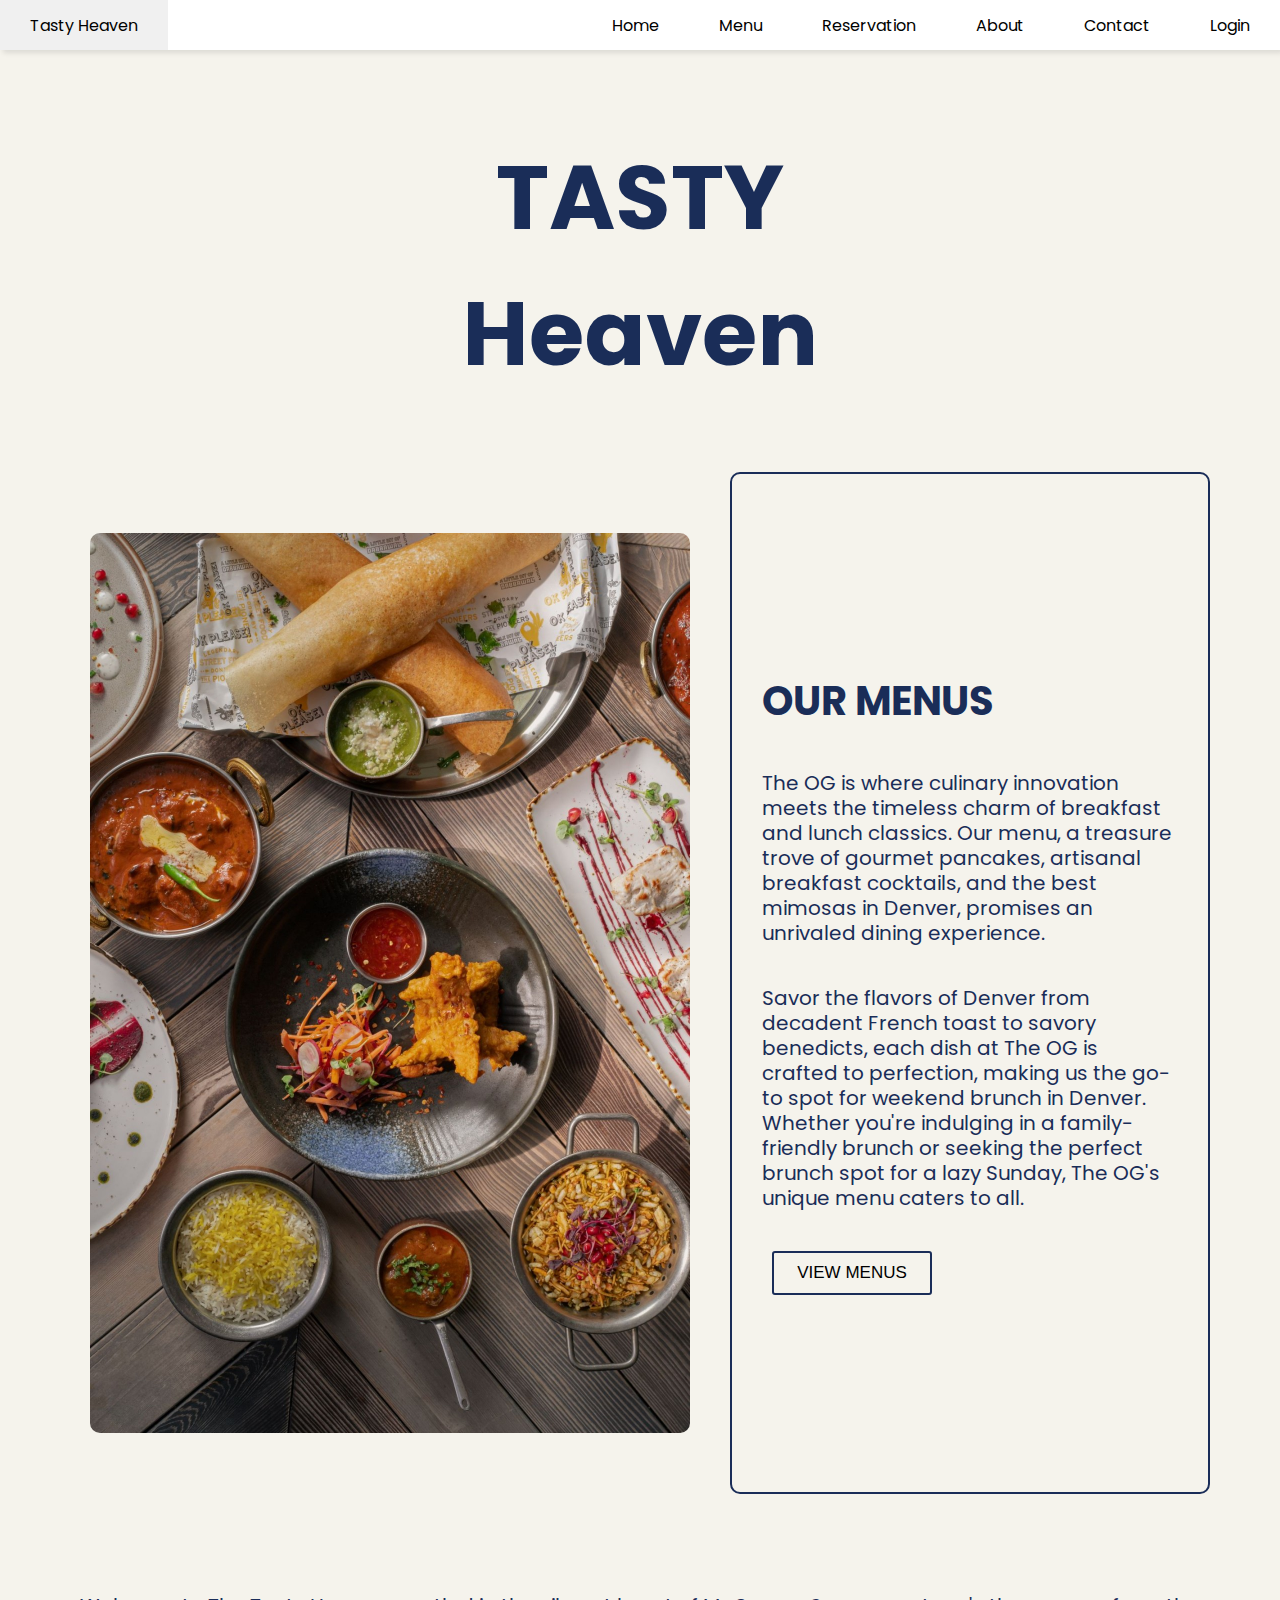
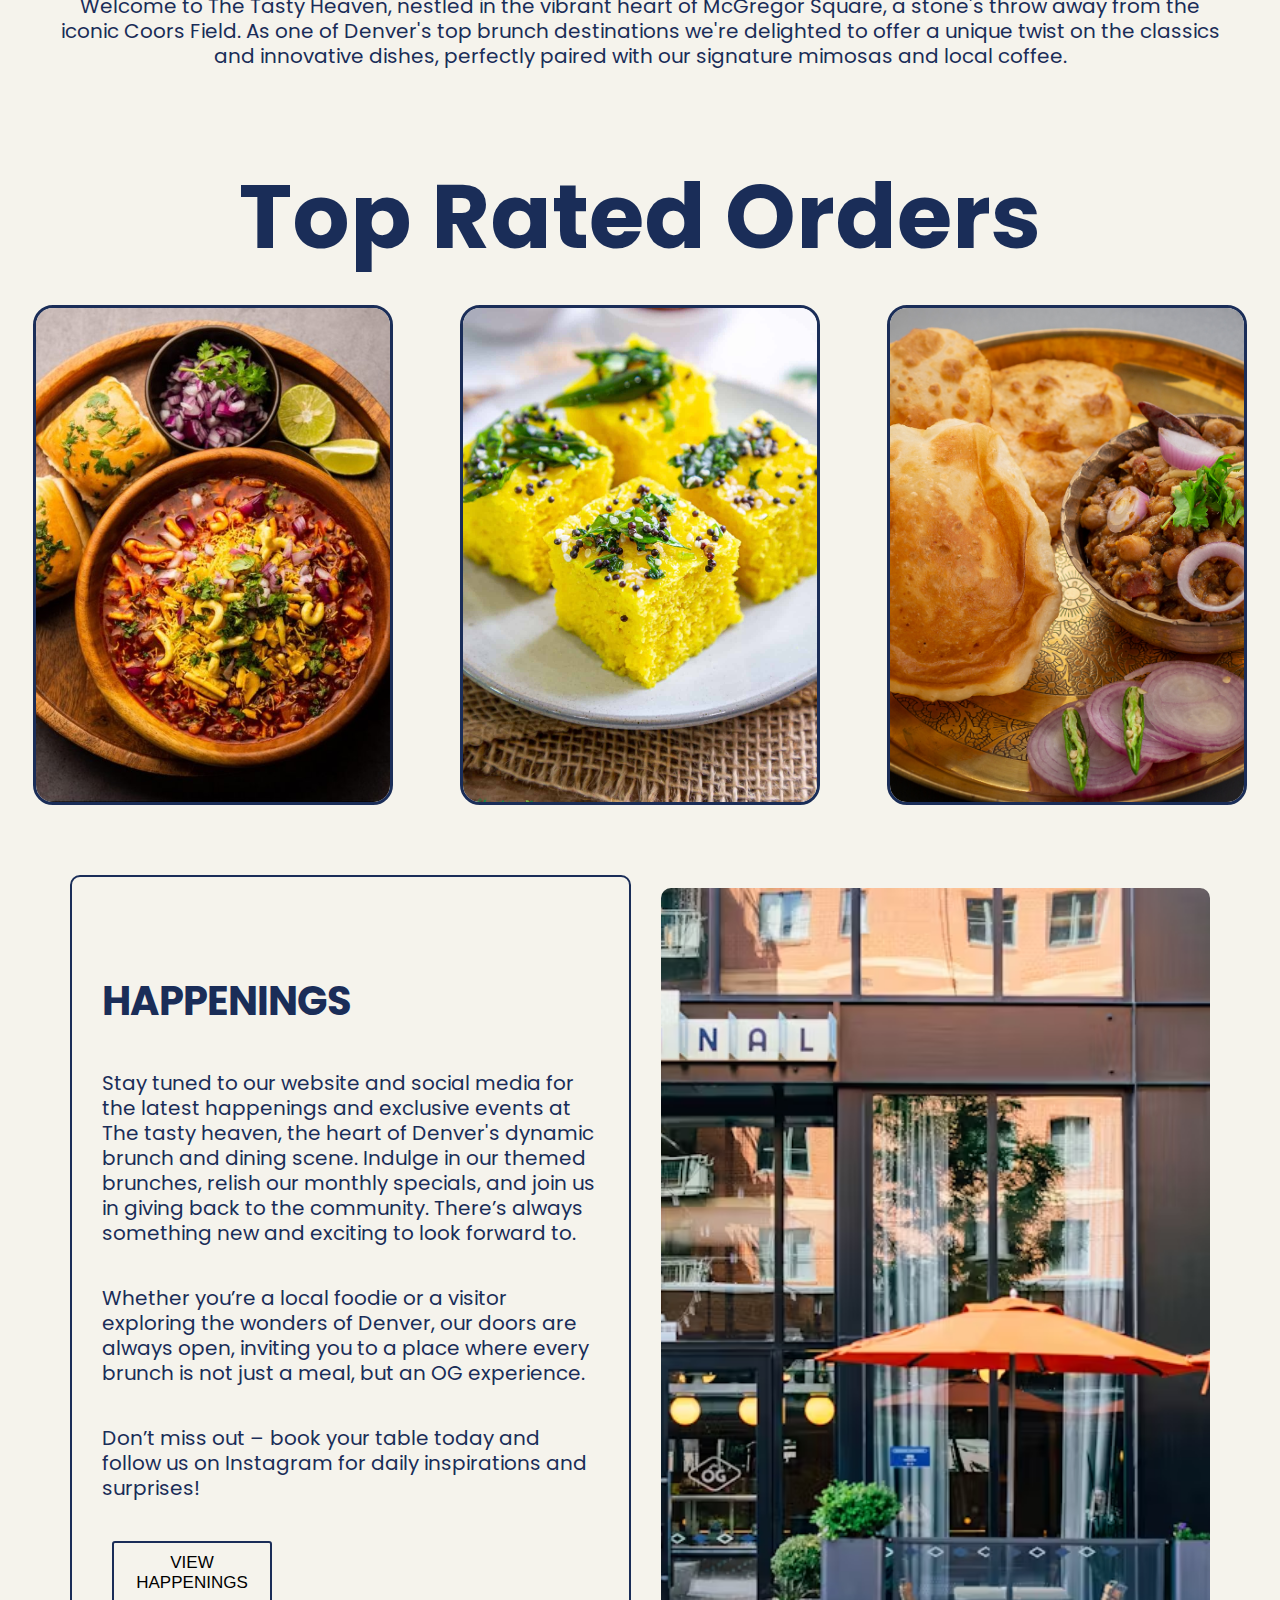
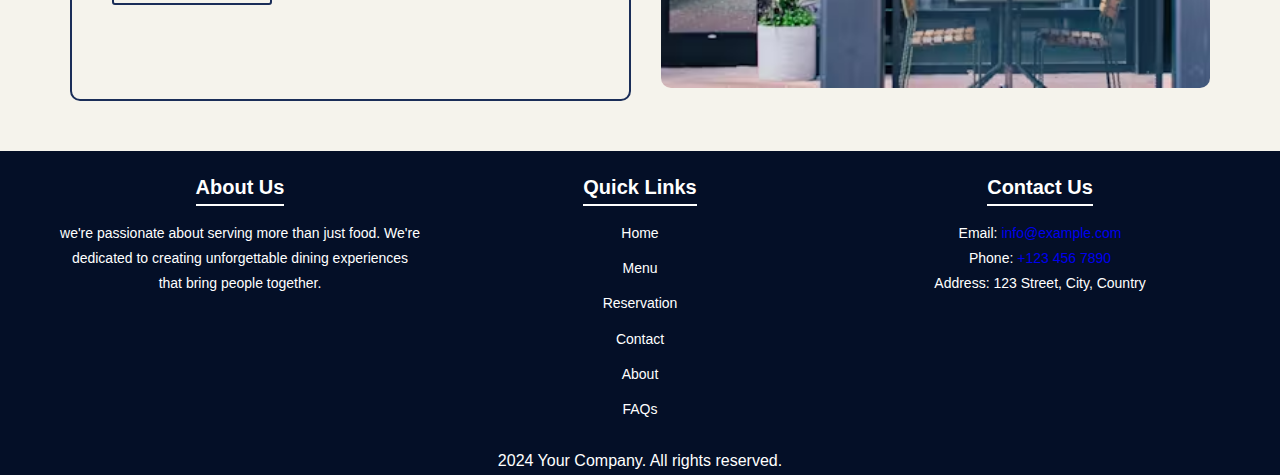
<file: index.html>
<!DOCTYPE html>
<html lang="en">
<head>
    <meta charset="UTF-8">
    <meta name="viewport" content="width=device-width, initial-scale=1.0">
    <title>Tasty Heaven</title>
    <link rel="stylesheet" href="./css/home.css">
</head>
<body>
    <nav>
        <ul class="sidebar">
          <li onclick=hideSidebar()><a href="#"><svg xmlns="http://www.w3.org/2000/svg" height="26" viewBox="0 96 960 960" width="26"><path d="m249 849-42-42 231-231-231-231 42-42 231 231 231-231 42 42-231 231 231 231-42 42-231-231-231 231Z"/></svg></a></li>
          <li><a href="./index.html">Home</a></li>
          <li><a href="./pages/menu.html">Menu</a></li>
          <li><a href="./pages/reservation.html">Reservation</a></li>
          <li><a href="./pages/about_us.html">About</a></li>
          <li><a href="./pages/contact_us.html">Contact</a></li>
          <li><a href="./pages/login.html">Login</a></li>
        </ul>
        <ul>
          <li ><a href="./index.html">Tasty Heaven</a></li>
          <li class="hideOnMobile"><a href="./index.html">Home</a></li>
          <li class="hideOnMobile"><a href="./pages/menu.html">Menu</a></li>
          <li class="hideOnMobile"><a href="./pages/reservation.html">Reservation</a></li>
          <li class="hideOnMobile"><a href="./pages/about_us.html">About</a></li>
          <li class="hideOnMobile"><a href="./pages/contact_us.html">Contact</a></li>
          <li class="hideOnMobile"><a href="./pages/login.html">Login</a></li>
          <li class="menu-button" onclick=showSidebar()><a href="#"><svg xmlns="http://www.w3.org/2000/svg" height="26" viewBox="0 96 960 960" width="26"><path d="M120 816v-60h720v60H120Zm0-210v-60h720v60H120Zm0-210v-60h720v60H120Z"/></svg></a></li>
        </ul>
      </nav>
    
    <div class="heading">
        <div>TASTY</div>
        <div>Heaven</div>
    </div>

    <div class="menu-container">
        <img src="./images/home-page/indian food.jpg" alt="indian food" class="indian-food">
        <div class="paragraph">
            <h1 class="card-title">Our menus</h1>
            <p class="card-info">The OG is where culinary innovation meets the timeless charm of breakfast and lunch classics. Our menu, a treasure trove of gourmet pancakes, artisanal breakfast cocktails, and the best mimosas in Denver, promises an unrivaled dining experience.</p>
            
            <p class="card-info">Savor the flavors of Denver from decadent French toast to savory benedicts, each dish at The OG is crafted to perfection, making us the go-to spot for weekend brunch in Denver. Whether you're indulging in a family-friendly brunch or seeking the perfect brunch spot for a lazy Sunday, The OG's unique menu caters to all.</p>
            <button class="menu-btn">view menus</button>
        </div>
    </div>

    <p class="card-info " id="para">Welcome to The Tasty Heaven, nestled in the vibrant heart of McGregor Square, a stone's throw away from the iconic Coors Field. As one of Denver's top brunch destinations we're delighted to offer a unique twist on the classics and innovative dishes, perfectly paired with our signature mimosas and local coffee.</p>
    
    <h3 class="heading">Top Rated Orders</h3>

    <div class="card-box">
        <div class="card">
            <img src="./images/home-page/misal-pav.jpg" alt="misla pav" class="card-img">
            <div class="card-body">
                <h1 class="card-title"> Misal Pav</h1>
                <p class="card-info">Lorem ipsum dolor sit amet consectetur adipisicing elit. Tempore ad laborum molestias cum officiis commodi quisquam, repudiandae a quod error minus sapiente ducimus itaque explicabo nisi at deserunt expedita iure.</p>
                <button class="card-btn">See More</button>
            </div>
        </div>
        <div class="card">
            <img src="./images/home-page/khaman-dhokla.jpg" alt="misla pav" class="card-img">
            <div class="card-body">
                <h1 class="card-title"> Misal Pav</h1>
                <p class="card-info">Lorem ipsum dolor sit amet consectetur adipisicing elit. Tempore ad laborum molestias cum officiis commodi quisquam, repudiandae a quod error minus sapiente ducimus itaque explicabo nisi at deserunt expedita iure.</p>
                <button class="card-btn">See More</button>
            </div>
        </div>
        <div class="card">
            <img src="./images/home-page/cholle-bhature2.jpeg" alt="misla pav" class="card-img">
            <div class="card-body">
                <h1 class="card-title"> Misal Pav</h1>
                <p class="card-info">Lorem ipsum dolor sit amet consectetur adipisicing elit. Tempore ad laborum molestias cum officiis commodi quisquam, repudiandae a quod error minus sapiente ducimus itaque explicabo nisi at deserunt expedita iure.</p>
                <button class="card-btn">See More</button>
            </div>
        </div>
    </div>

    <div class="menu-container">
        <div class="paragraph2">
            <h1 class="card-title">Happenings</h1>
            <p class="card-info">Stay tuned to our website and social media for the latest happenings and exclusive events at The tasty heaven, the heart of Denver's dynamic brunch and dining scene. Indulge in our themed brunches, relish our monthly specials, and join us in giving back to the community. There’s always something new and exciting to look forward to.</p>
            
            <p class="card-info">Whether you’re a local foodie or a visitor exploring the wonders of Denver, our doors are always open, inviting you to a place where every brunch is not just a meal, but an OG experience. </p>

            <p class="card-info">Don’t miss out – book your table today and follow us on Instagram for daily inspirations and surprises!</p>
            <button class="menu-btn">view happenings</button>
        </div>
        <img src="./images/home-page/598610149-From-the-Hip-Photo.avif" alt="img" class="happenings-img">
    </div>


    <footer>
        <div class="footer-container-1">
          <div class="footer-section about">
            <h2>About Us</h2>
            <p>we're passionate about serving more than just food. We're dedicated to creating unforgettable dining experiences that bring people together.</p>
            <div class="social-icons">
              <a href="#"><i class="fab fa-facebook-f"></i></a>
              <a href="#"><i class="fab fa-twitter"></i></a>
              <a href="#"><i class="fab fa-linkedin-in"></i></a>
              <a href="#"><i class="fab fa-instagram"></i></a>
            </div>
          </div>
          <div class="footer-section links">
            <h2>Quick Links</h2>
            <ul id="quick-links">
              <li><a href="./index.html">Home</a></li>
              <li><a href="./pages/menu.html">Menu</a></li>
              <li><a href="./pages/reservation.html">Reservation</a></li>
              <li><a href="./pages/contact_us.html">Contact</a></li>
              <li><a href="./pages/about_us.html">About </a></li>
              <li><a href="./pages/faqs.html">FAQs </a></li>
            </ul>
          </div>
          <div class="footer-section contact">
            <h2>Contact Us</h2>
            <p>Email: <a href="mailto:info@example.com">info@example.com</a></p>
            <p>Phone: <a href="tel:+1234567890">+123 456 7890</a></p>
            <p>Address: 123 Street, City, Country</p>                
          </div>
        </div>
        <div class="footer-bottom">
          <p>2024 Your Company. All rights reserved.</p>
        </div>
      </footer>



    <script src="./javascript/home.js"></script>
</body>
</html>
</file>
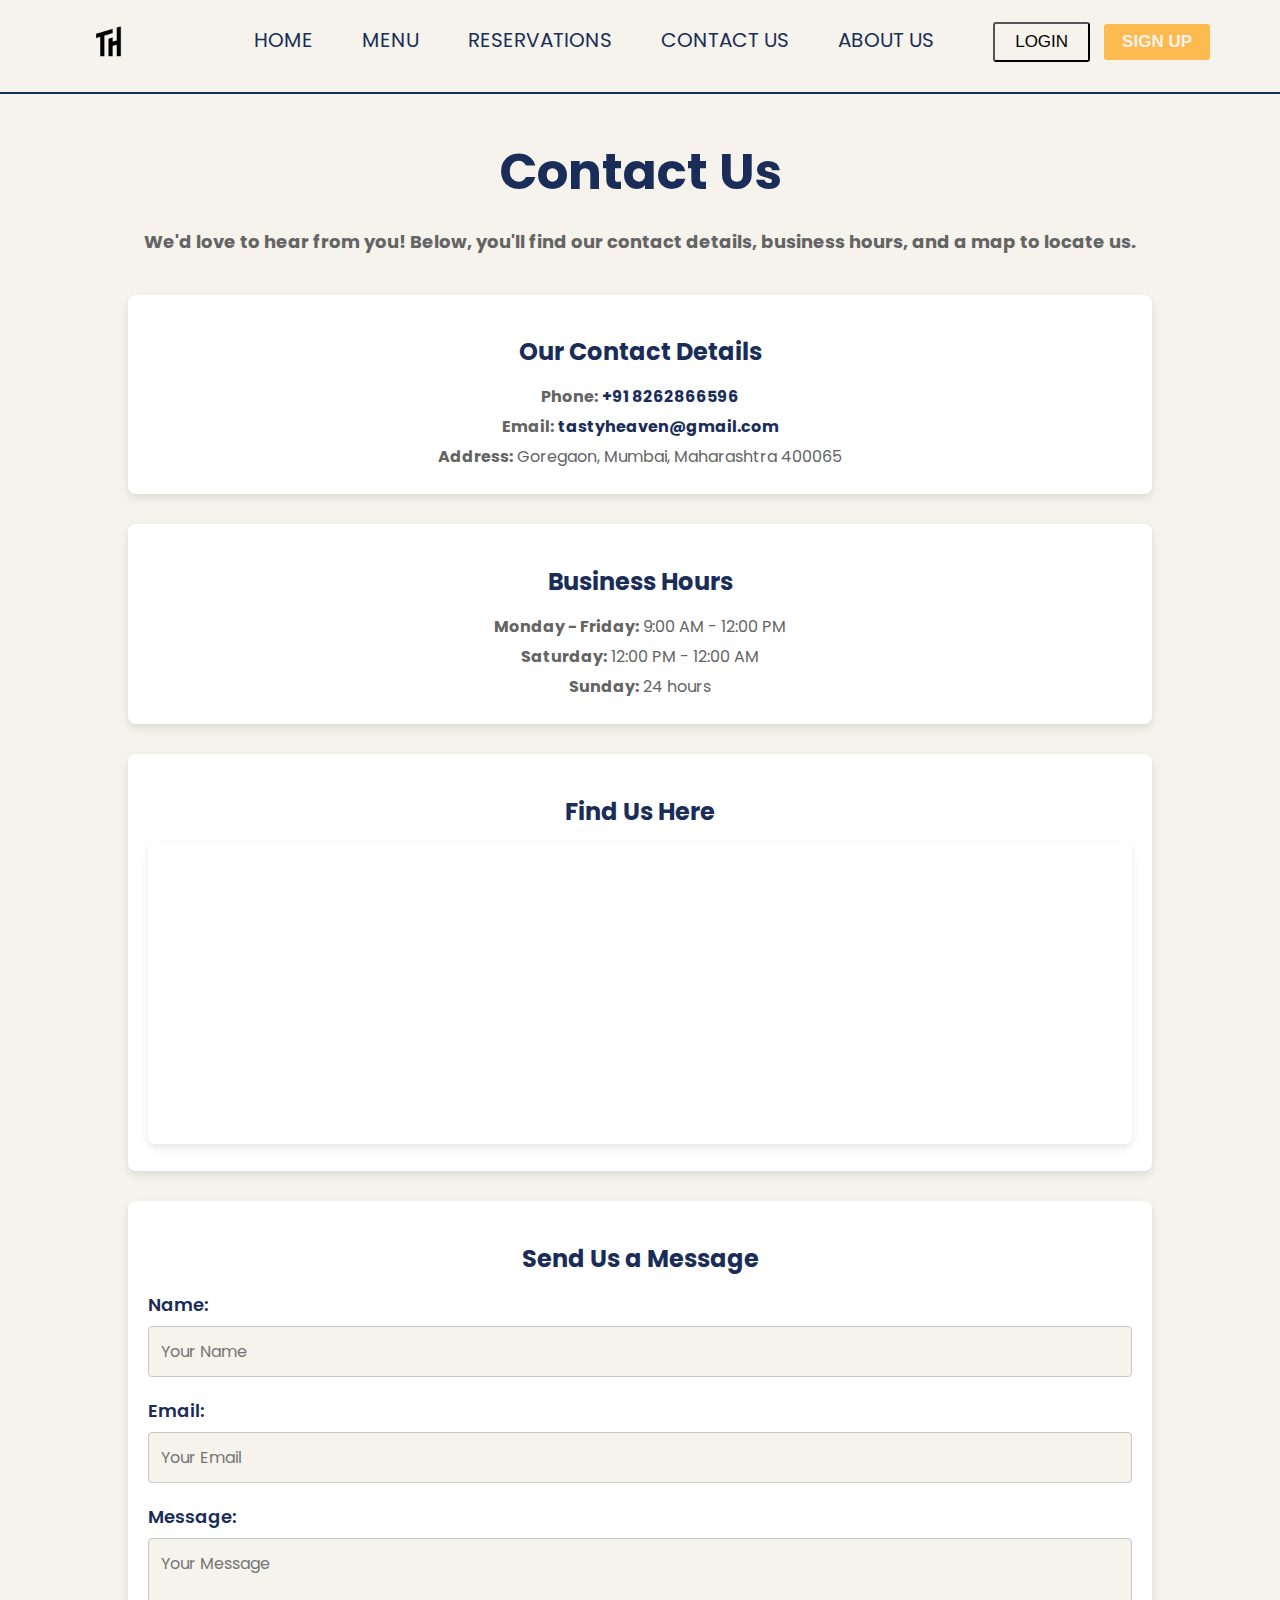
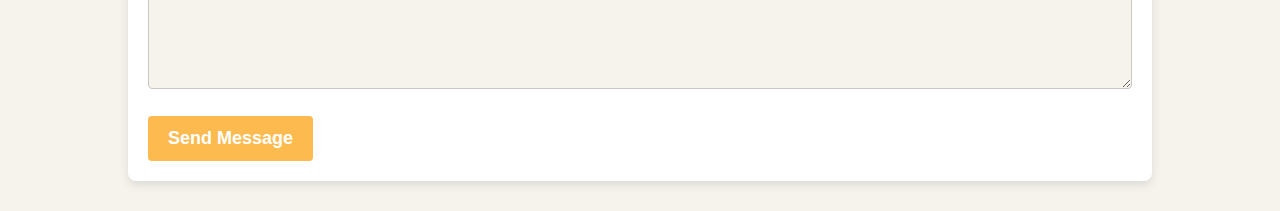
<file: pages/contact_us.html>
<!DOCTYPE html>
<html lang="en">
<head>
    <meta charset="UTF-8">
    <meta name="viewport" content="width=device-width, initial-scale=1.0">
    <title>Contact Us - Tasty Heaven</title>
    <link rel="stylesheet" href="./../css/contact_us.css">
</head>
<body>
    <div class="container">
        <div class="nav-div">          
            <img src="./../icons/home-page-icon/th-logo.png" class="nav-logo">
            <ul class="nav-links">
                <li><a href="./../index.html">HOME</a></li>
                <li><a href="./pages/menu.html">MENU</a></li>
                <li><a href="./pages/reservation.html">RESERVATIONS</a></li>
                <li><a href="./pages/contact_us.html">CONTACT US</a></li>
                <li><a href="./pages/about_us.html">ABOUT US</a></li>
                <a href="./pages/login.html"><button class="nav-login">LOGIN</button></a>
                <a href="./pages/sign-up.html"><button class="nav-sign">SIGN UP</button></a>
            </ul>
        </div>
    </div>
    <hr class="line">
    
    <div class="heading">
        <h1>Contact Us</h1>
        <p>We'd love to hear from you! Below, you'll find our contact details, business hours, and a map to locate us.</p>
    </div>

    <div class="contact-info">
        <h2>Our Contact Details</h2>
        <p><strong>Phone:</strong> <a href="tel:+91 8262866596">+91 8262866596</a></p>
        <p><strong>Email:</strong> <a href="mailto:support@tastyheaven.com">tastyheaven@gmail.com</a></p>
        <p><strong>Address:</strong> Goregaon, Mumbai, Maharashtra 400065</p>
    </div>

    <div class="business-hours">
        <h2>Business Hours</h2>
        <p><strong>Monday - Friday:</strong> 9:00 AM - 12:00 PM</p>
        <p><strong>Saturday:</strong> 12:00 PM - 12:00 AM</p>
        <p><strong>Sunday:</strong> 24 hours</p>
    </div>

    
    <div class="map">
        <h2>Find Us Here</h2>
        <iframe src="https://www.google.com/maps/embed?pb=!1m18!1m12!1m3!1d30148.392855428992!2d72.88310738706357!3d19.17120449737805!2m3!1f0!2f0!3f0!3m2!1i1024!2i768!4f13.1!3m3!1m2!1s0x3be7b7536f2b8b1b%3A0x3ef47f0aaf8e67db!2sTasty%20Heaven!5e0!3m2!1sen!2sin!4v1742831735088!5m2!1sen!2sin" 
        width="600" 
        height="450" 
        style="border:0;" 
        allowfullscreen="" 
        loading="lazy" 
        referrerpolicy="no-referrer-when-downgrade">
        </iframe>
        
    </div>

    <div class="contact-form">
        <h2>Send Us a Message</h2>
        <form id="contactForm">
            <label for="name">Name:</label>
            <input type="text" id="name" name="name" placeholder="Your Name" required>
            
            <label for="email">Email:</label>
            <input type="email" id="email" name="email" placeholder="Your Email" required>
            
            <label for="message">Message:</label>
            <textarea id="message" name="message" placeholder="Your Message" rows="5" required></textarea>
            
            <button type="submit" class="submit-btn">Send Message</button>
        </form>
    </div>

    <script src="./../javascript/contact_us.js"></script>
</body>
</html>
</file>
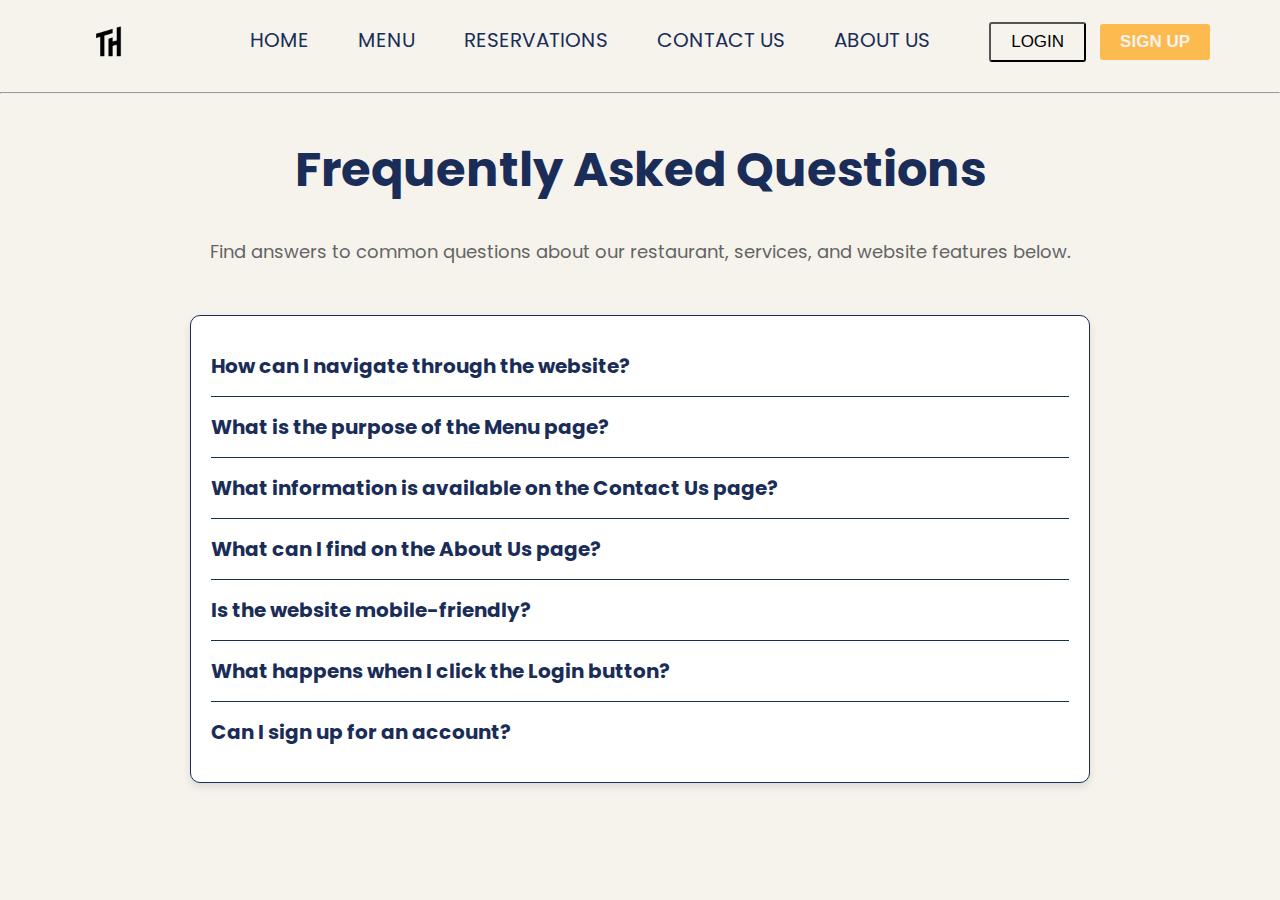
<file: pages/faqs.html>
<!DOCTYPE html>
<html lang="en">
<head>
    <meta charset="UTF-8">
    <meta name="viewport" content="width=device-width, initial-scale=1.0">
    <title>FAQs - Restaurant Management System</title>
    <link rel="stylesheet" href="./../css/faqs.css">
</head>
<body>
    <div class="container">
        <div class="nav-div">          
            <img src="./../icons/home-page-icon/th-logo.png" class="nav-logo">
            <ul class="nav-links">
                <li><a href="./../index.html">HOME</a></li>
                <li><a href="./pages/menu.html">MENU</a></li>
                <li><a href="./pages/reservation.html">RESERVATIONS</a></li>
                <li><a href="./pages/contact_us.html">CONTACT US</a></li>
                <li><a href="./pages/about_us.html">ABOUT US</a></li>
                <a href="./pages/login.html"><button class="nav-login">LOGIN</button></a>
                <a href="./pages/sign-up.html"><button class="nav-sign">SIGN UP</button></a>
            </ul>
        </div>
    </div>
    <hr class="line">
    
    <div class="heading">
        <h1>Frequently Asked Questions</h1>
        <p>Find answers to common questions about our restaurant, services, and website features below.</p>
    </div>
    <main>
        <section class="faq-container">
        </section>
    </main>
    <script src="./../javascript/faqs.js"></script>
</body>
</html>
</file>
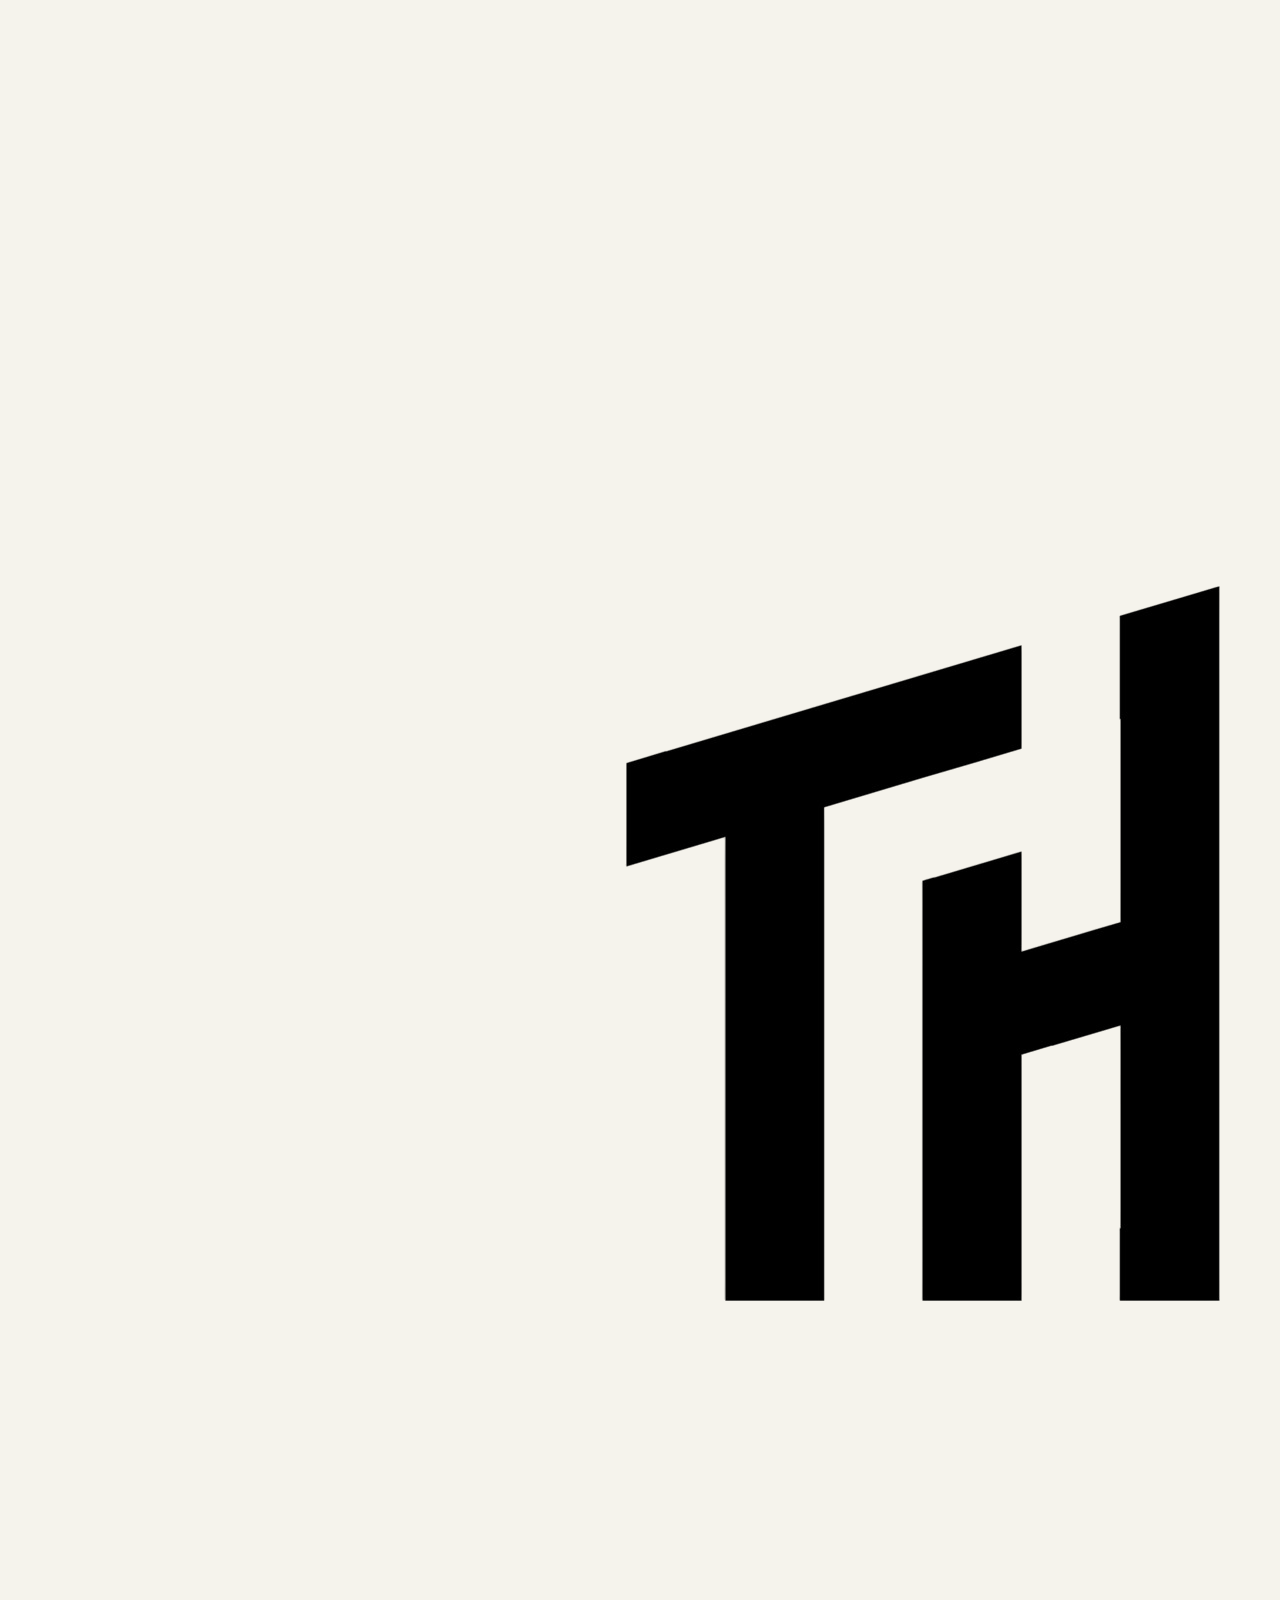
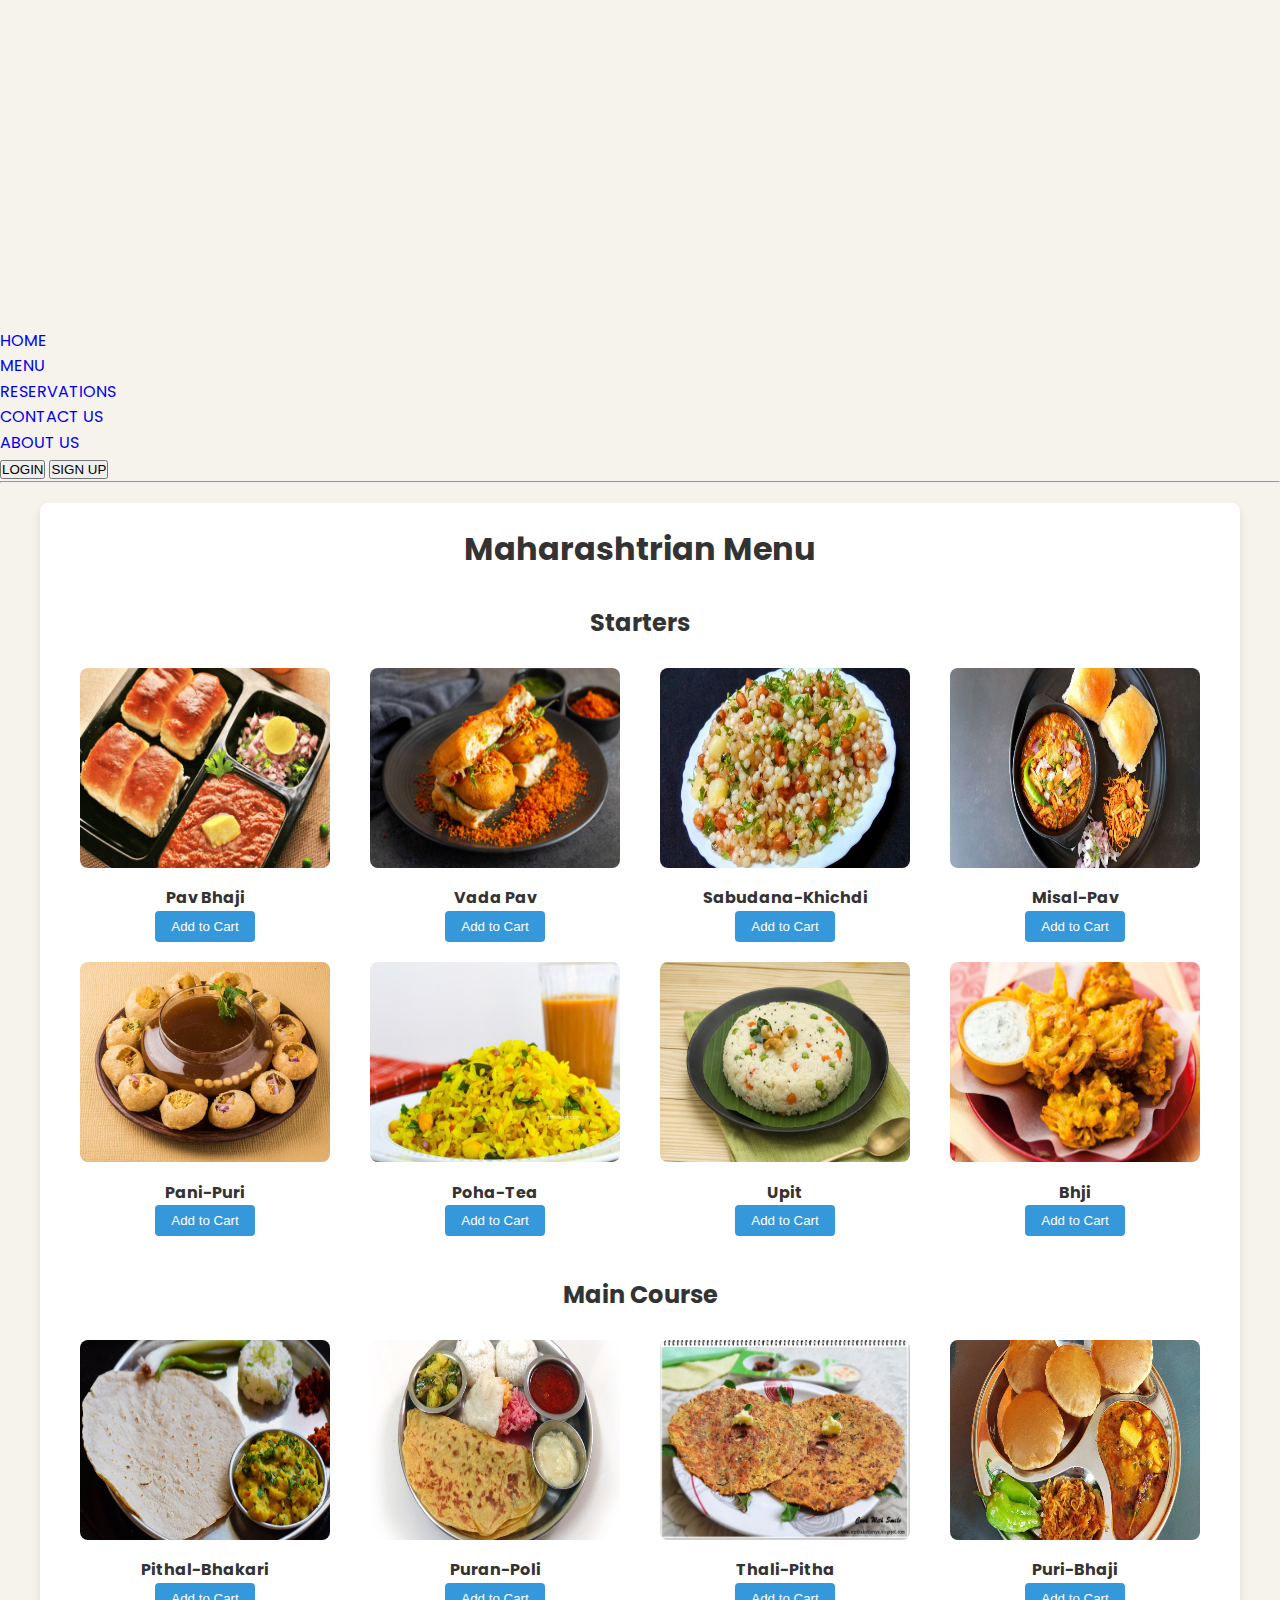
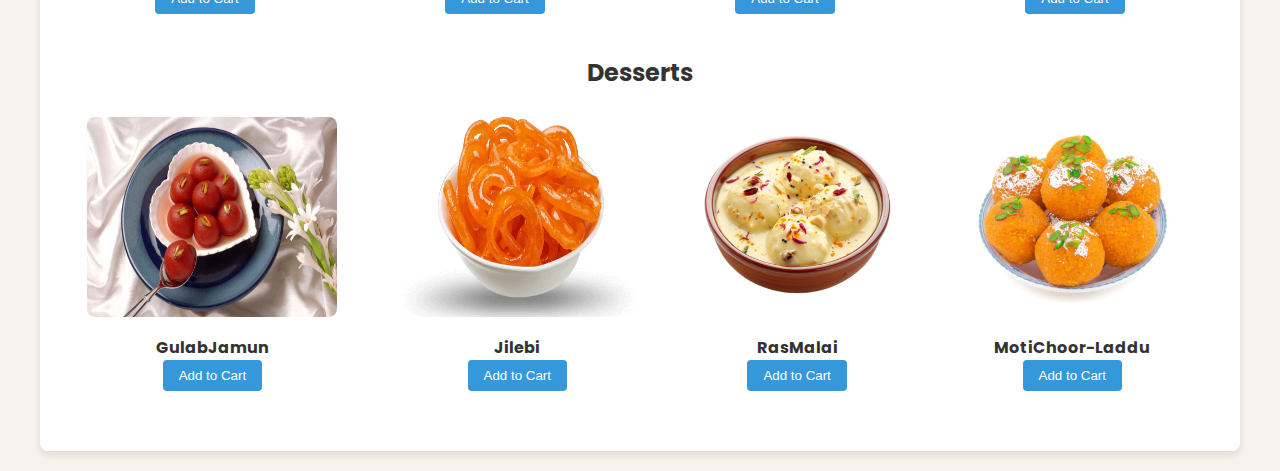
<file: pages/maharashtrian-food.html>
<!DOCTYPE html>
<html lang="en">
<head>
    <meta charset="UTF-8">
    <meta name="viewport" content="width=device-width, initial-scale=1.0">
    <title>Tasty Heaven</title>
    <link rel="stylesheet" href="./../css/home.css">
    <link rel="stylesheet" href="./../css/maharashtrian-food.css">


</head>

<body>
    <div class="container">
        <div class="nav-div">          
                <img src="./../icons/home-page-icon/th-logo.png" class="nav-logo">
                <ul class="nav-links">
                    <li><a href="./index.html">HOME</a></li>
                    <li><a href="./pages/menu.html">MENU</a></li>
                    <li><a href="./pages/reservation.html">RESERVATIONS</a></li>
                    <li><a href="./pages/innovation.html">CONTACT US</a></li>
                    <li><a href="./pages/about_us.html">ABOUT US</a></li>
                    <a href="./pages/login.html"><button class="nav-login">LOGIN</button></a>
                    <a href="./pages/sign-up.html"><button class="nav-sign">SIGN UP</button></a>
                </ul>
        </div>
    </div>
    <hr class="line">
    <section id="menu">
        <h2> Maharashtrian Menu</h2>

        <div class="menu-category">
            <h3 class="menu-title">Starters</h3>
            <div class="menu-items">
                <div class="menu-item">
                    <img src="./../images/maharashtrian-food/pav-bhaji.jpg" alt="Pav Bhaji">
                    <h4>Pav Bhaji</h4>
                    <button onclick="addToCart('Pav Bhaji')" class="addbtn">Add to Cart</button>
                </div>
                <div class="menu-item">
                    <img src="./../images/maharashtrian-food/vada-pav.jpg" alt="Vada Pav">
                    <h4>Vada Pav</h4>
                    <button onclick="addToCart('Vada Pav')"  class="addbtn">Add to Cart</button>
                </div>
                <div class="menu-item">
                    <img src="./../images/maharashtrian-food/sabudana-khichdi.jpg" alt="Sabudana Khichdi">
                    <h4>Sabudana-Khichdi</h4>
                    <button onclick="addToCart('Sabudana Khichdi')"  class="addbtn">Add to Cart</button>
                </div>
                <div class="menu-item">
                    <img src="./../images/maharashtrian-food/misal-pav.webp" alt="misal-pav">
                    <h4>Misal-Pav</h4>
                    <button onclick="addToCart('Misal-Pav')"  class="addbtn">Add to Cart</button>
                </div>
                <div class="menu-item">
                    <img src="./../images/maharashtrian-food/pani-puri.jpg" alt="pani-puri">
                    <h4>Pani-Puri</h4>
                    <button onclick="addToCart('pani-puri')"  class="addbtn">Add to Cart</button>
                </div>
                <div class="menu-item">
                    <img src="./../images/maharashtrian-food/poha-tea.jpg" alt="poha-tea">
                    <h4>Poha-Tea</h4>
                    <button onclick="addToCart('poha-tea')"  class="addbtn">Add to Cart</button>
                </div>
                <div class="menu-item">
                    <img src="./../images/maharashtrian-food/upit.webp" alt="upit">
                    <h4>Upit</h4>
                    <button onclick="addToCart('upit')"  class="addbtn">Add to Cart</button>
                </div>
                <div class="menu-item">
                    <img src="./../images/maharashtrian-food/bhji.jpg" alt="bhji">
                    <h4>Bhji</h4>
                    <button onclick="addToCart('bhji')"  class="addbtn">Add to Cart</button>
                </div>
            </div>
        </div>
        <div class="menu-category">
            <h3 class="menu-title">Main Course</h3>
            <div class="menu-items">
                <div class="menu-item">
                    <img src="./../images/maharashtrian-food/pithal-bhakari.jpg" alt="pithal-bhakari">
                    <h4>Pithal-Bhakari</h4>
                    <button onclick="addToCart('pithal-bhakari')"  class="addbtn">Add to Cart</button>
                </div>
                <div class="menu-item">
                    <img src="./../images/maharashtrian-food/puran-poli.jpg" alt="puran-poli">
                    <h4>Puran-Poli</h4>
                    <button onclick="addToCart('puran-poli')"  class="addbtn">Add to Cart</button>
                </div>
                <div class="menu-item">
                    <img src="./../images/maharashtrian-food/thali-pitha.webp" alt="thali-pitha">
                    <h4>Thali-Pitha</h4>
                    <button onclick="addToCart('thali-pitha')"  class="addbtn">Add to Cart</button>
                </div>
                <div class="menu-item">
                    <img src="./../images/maharashtrian-food/puri-bhaji.jpg" alt="puri-bhaji">
                    <h4>Puri-Bhaji</h4>
                    <button onclick="addToCart('puri-bhaji')" class="addbtn">Add to Cart</button>
                </div>
            </div>
        </div>
        <div class="menu-category">
            <h3 class="menu-title">Desserts</h3>
            <div class="menu-items">
                <div class="menu-item">
                    <img src="./../images/maharashtrian-food/gulab-jamun.jpg" alt="gulab-jamun">
                    <h4>GulabJamun</h4>
                    <button onclick="addToCart('GulabJamun')"  class="addbtn">Add to Cart</button>
                </div>
                <div class="menu-item">
                    <img src="./../images/maharashtrian-food/jilebi.png" alt="jilebi">
                    <h4>Jilebi</h4>
                    <button onclick="addToCart('Jilebi')"  class="addbtn">Add to Cart</button>
                </div>
                <div class="menu-item">
                    <img src="./../images/maharashtrian-food/ras-malai.png" alt="ras-malai">
                    <h4>RasMalai</h4>
                    <button onclick="addToCart('RasMalai')"  class="addbtn">Add to Cart</button>
                </div>
                <div class="menu-item">
                    <img src="./../images/maharashtrian-food/motichoor-laddu.webp" alt="shira">
                    <h4>MotiChoor-Laddu</h4>
                    <button onclick="addToCart('motichoor-laddu')"  class="addbtn">Add to Cart</button>
                </div>
            </div>
        </div>
        <div id="cart-container" style="display: none;">
            <h3>Your Cart</h3>
            <ul id="cart-list">
            </ul>
            <button onclick="checkout()" class="btn">Proceed to Checkout</button>
        </div>
    </section>
    <script src="./../javascript/maharashtrian-food.js"></script>
        

    
</body>
</html>
</file>
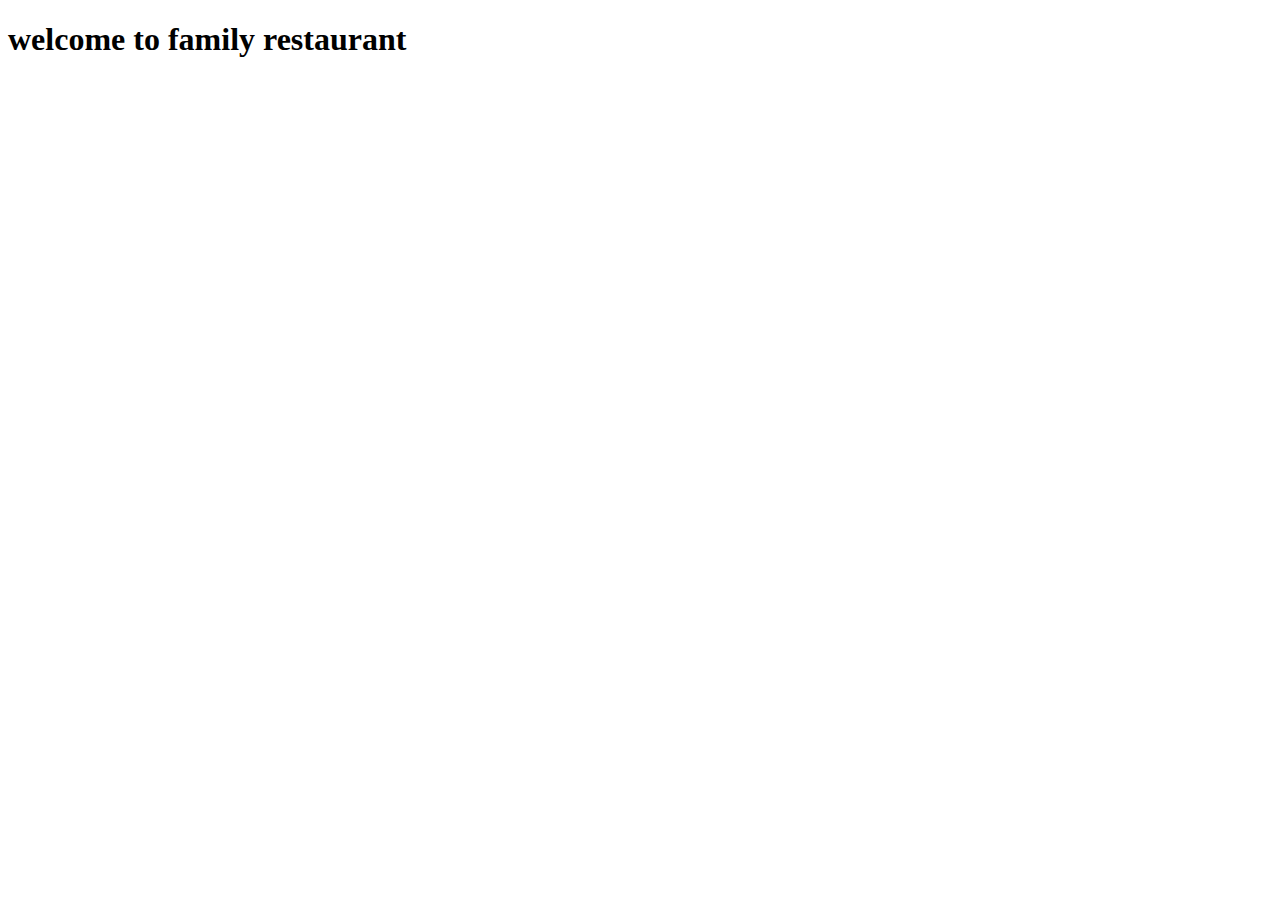
<file: pages/punjabifood.html>
<!DOCTYPE html>
<html lang="en">
<head>
    <meta charset="UTF-8">
    <meta name="viewport" content="width=device-width, initial-scale=1.0">
    <title>Gujarati food</title>
</head>
<body>
    <h1>welcome to family restaurant</h1>
</body>
</html>
</file>
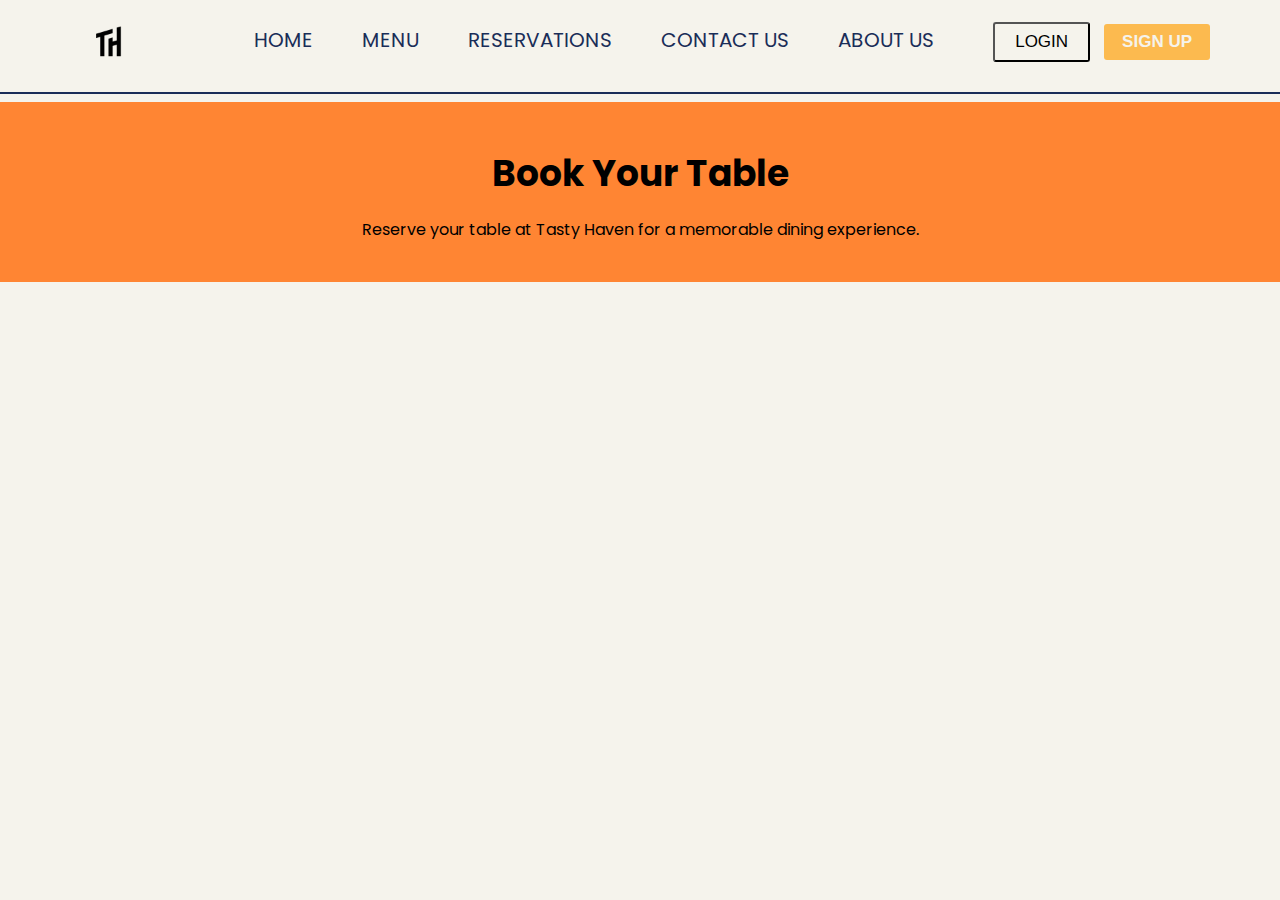
<file: pages/reservation.html>
<!DOCTYPE html>
<html lang="en">
<head>
    <meta charset="UTF-8">
    <meta name="viewport" content="width=device-width, initial-scale=1.0">
    <title>Reservation Page</title>
    <link rel="stylesheet" href="./../css/reservation.css">
</head>
<body>
    <div class="container">
        <div class="nav-div">          
                <img src="./../icons/home-page-icon/th-logo.png" class="nav-logo">
                <ul class="nav-links">
                    <li><a href="./../index.html">HOME</a></li>
                    <li><a href="./../pages/menu.html">MENU</a></li>
                    <li><a href="./../pages/reservation.html">RESERVATIONS</a></li>
                    <li><a href="./../pages/innovation.html">CONTACT US</a></li>
                    <li><a href="./../pages/about_us.html">ABOUT US</a></li>
                    <a href="./../pages/login.html"><button class="nav-login">LOGIN</button></a>
                    <a href="./../pages/sign-up.html"><button class="nav-sign">SIGN UP</button></a>
                </ul>
        </div>
    </div>
    <hr class="line">

    <header>
        <div class="header-container">
            <h1>Book Your Table</h1>
            <p>Reserve your table at Tasty Haven for a memorable dining experience.</p>
        </div>
    </header>

</body>
</html>
</file>
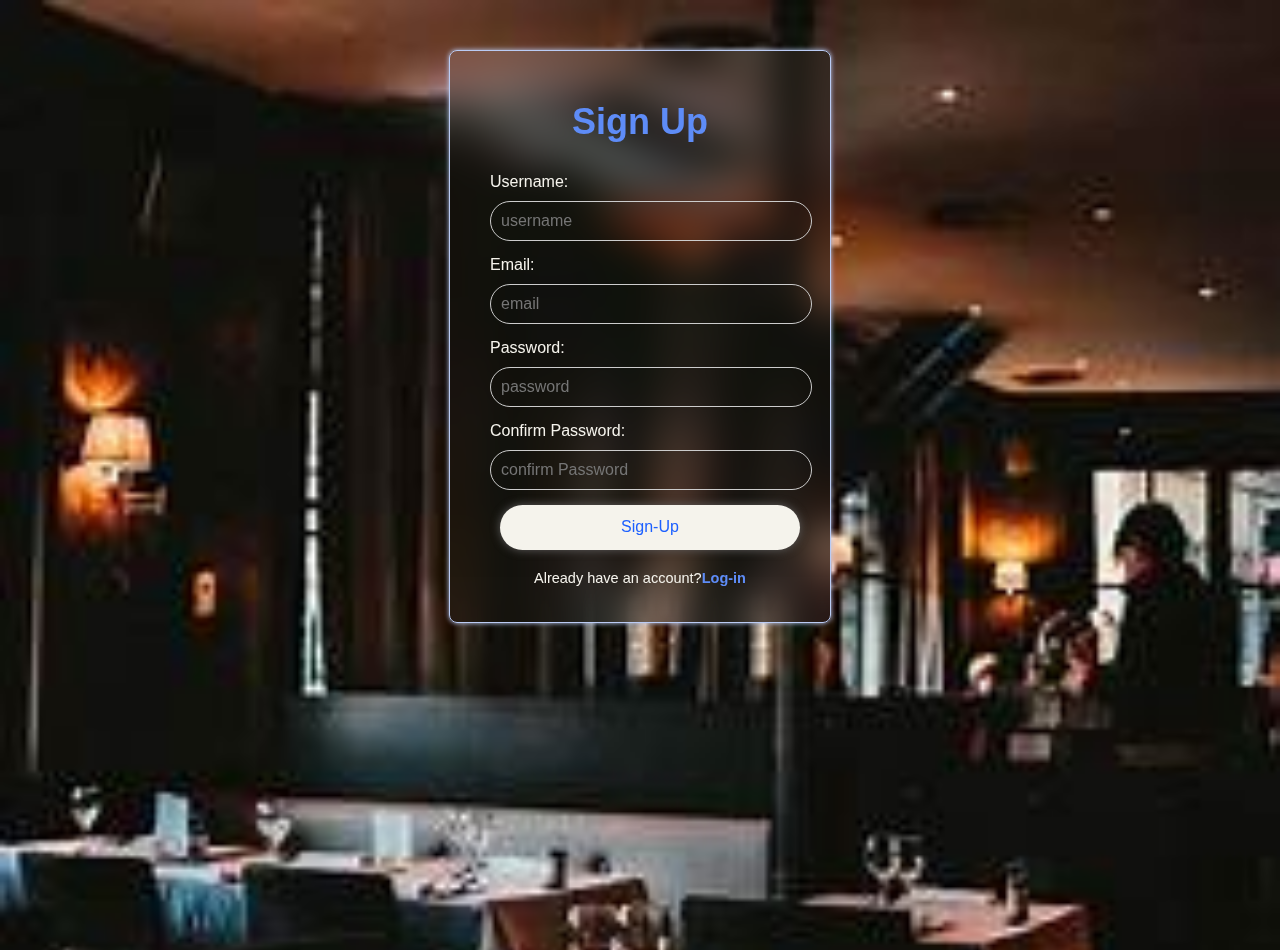
<file: pages/sign_up.html>
<!DOCTYPE html>
<html lang="en">
<head>
    <meta charset="UTF-8">
    <meta name="viewport" content="width=device-width, initial-scale=1.0">
    <title>Sign Up</title>
    <link rel="stylesheet" href="./../css/sign_up.css">
</head>
<body>
    <div class="container">
        <h2>Sign Up</h2>
        <form id="registrationForm" onsubmit="return validateForm()">
            <div class="form-group">
                <label for="username">Username:</label>
                <input type="text" id="username" name="username" placeholder="username" required>
            </div>
            <div class="form-group">
                <label for="email">Email:</label>
                <input type="email" id="email" name="email" placeholder="email" required>
            </div>
            <div class="form-group">
                <label for="password">Password:</label>
                <input type="password" id="password" name="password" placeholder="password" required>
            </div>
            <div class="form-group">
                <label for="confirmPassword">Confirm Password:</label>
                <input type="password" id="confirmPassword" name="confirmPassword" placeholder="confirm Password" required>
            </div>
            <button type="submit"> Sign-Up</button>

            <div class="register-link">
            <p>Already have an account?<a href="login.html">Log-in</a></p>
            </div>

        </form>
        <p id="error-message" style="color:tomato;"></p>
    </div>

    <script src="./../javascript/sign_up.js"></script>
</body>
</html>
</file>
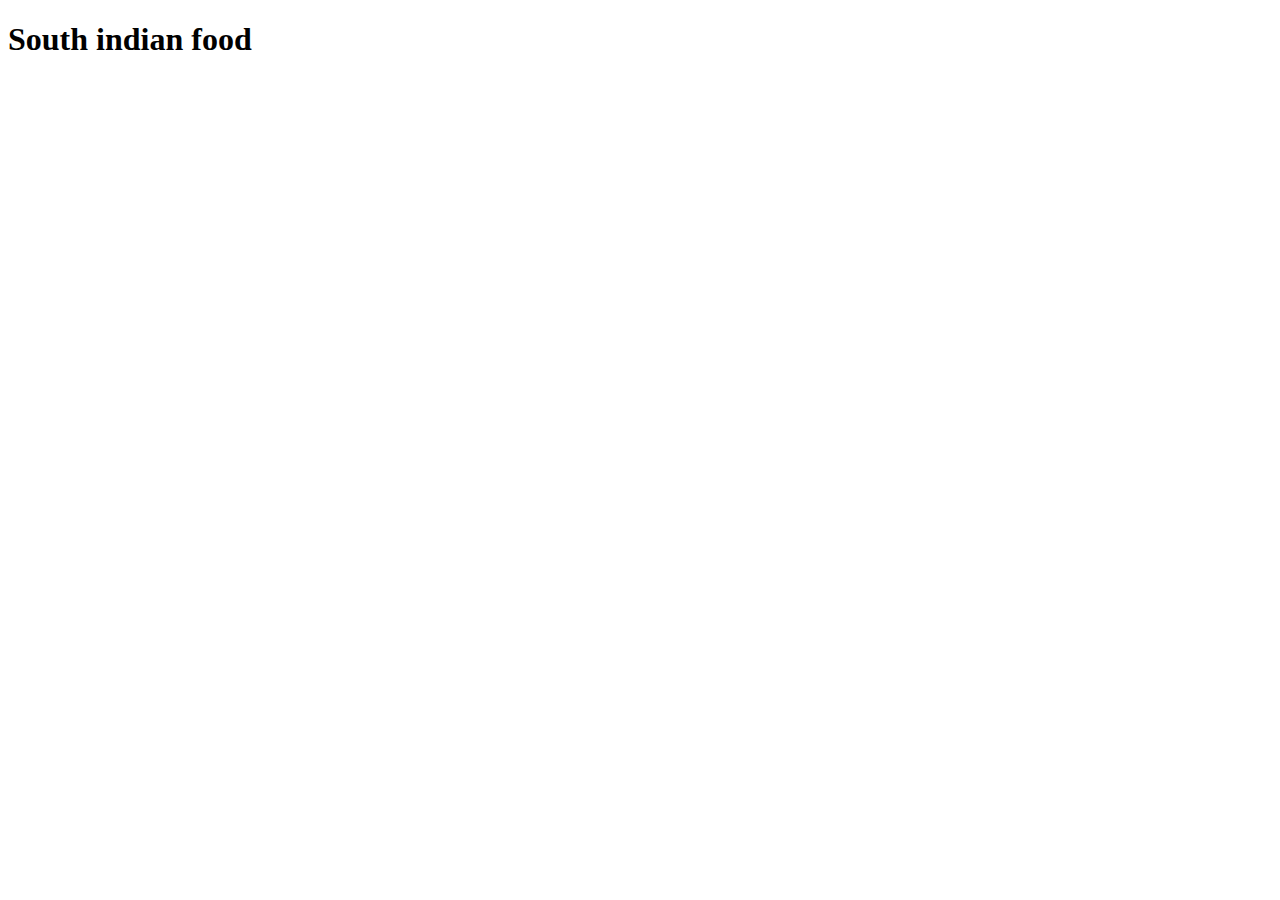
<file: pages/south-indian-food.html>
<!DOCTYPE html>
<html lang="en">
<head>
    <meta charset="UTF-8">
    <meta name="viewport" content="width=device-width, initial-scale=1.0">
    <title>south-indian-food</title>
</head>
<body>
    <h1> South indian food </h1>
</body>
</html>
</file>
<file: css/home.css>
@import url('https://fonts.googleapis.com/css2?family=Poppins:ital,wght@0,100;0,200;0,300;0,400;0,500;0,600;0,700;0,800;0,900;1,100;1,200;1,300;1,400;1,500;1,600;1,700;1,800;1,900&display=swap');

*{
    text-decoration: none;
    box-sizing: border-box;
    margin: 0;
    padding: 0;
}
body{
    box-sizing: border-box;
    margin: 0;
    padding: 0;
    color: rgb(26, 45, 88);
    background-color:rgb(245, 243, 236);
    font-family: 'poppins', sans-serif;
} 

nav{
    background-color: white;
    box-shadow: 3px 3px 5px rgba(0, 0, 0, 0.1);
}
  nav ul{
    width: 100%;
    list-style: none;
    display: flex;
    justify-content: flex-end;
    align-items: center;
}
  nav li{
    height: 50px;
}
  nav a{
    height: 100%;
    padding: 0 30px;
    text-decoration: none;
    display: flex;
    align-items: center;
    color: black;
}
  nav a:hover{
    background-color: #f0f0f0;
}
  nav li:first-child{
    margin-right: auto;
}
  .sidebar{
    position: fixed;
    top: 0; 
    right: 0;
    height: 100vh;
    width: 250px;
    background-color: rgba(255, 255, 255, 0.15);
    backdrop-filter: blur(12px);
    box-shadow: -10px 0 10px rgba(0, 0, 0, 0.1);
    list-style: none;
    display: none;
    flex-direction: column;
    align-items: flex-start;
    justify-content: flex-start;
}
  .sidebar li{
    width: 100%;
}
  .sidebar a{
    width: 100%;
}
  .menu-button{
    display: none;
}

.heading{
    display: block;
    text-align: center;
    font-size: 90px;
    font-weight: bold;
    margin-top: 80px;
    
}

.card-box{
    width: 100%;
    display: flex;
    align-items: center;
    justify-content: space-around;
    flex-wrap: wrap;
}

.card{
    display: flex;
    justify-content:center;
    align-items: center;
    width: 360px;
    height: 500px;
    border-radius: 20px;
    overflow: hidden;
    border: 3px solid rgb(26, 45, 88);
    position: relative;
    color: rgb(245, 243, 236);
    margin: 20px;
    flex-wrap: wrap;
}

.card:hover .card-body{
    right: 0;
    transition: 0.6s;
}

.card-img{
    width: 100%;
    height: 100%;
    object-fit: cover;
    border-radius: 15px;
}

.card-body{
    width: 100%;
    height: 100%;
    top: 0;
    right: -100%;
    position: absolute;
    background: #1f3d473b;
    backdrop-filter: blur(5px);
    border-radius: 15px;
    padding: 25px;
    display: flex;
    flex-direction: column;
    justify-content: center;
    transition: 0.6s;
}

.card-title{
    text-transform: uppercase;
    font-size: 40px;
    font-weight: 400px;
}

.card-info{
    font-size: 20px;
    line-height: 25px;
    margin: 40px 0px;
    font-weight: 400px;
}

.card-btn{
    color: #1f3d47;
    background: #8fabba;
    padding: 10px 20px;
    text-transform: capitalize;
    border: none;
    border-radius:8px;
    outline: none;
    font-weight: 500;
    cursor: pointer;
    width: 120px;
}

.menu-container{
    display: flex;
    justify-content: center;
    align-items: center;
    margin: 30px;   
}

.indian-food{
    /* object-fit: cover; */
    width: 70%;
    height: 900px;
    margin-left: 60px;
    margin-right: -40px;
    border-radius: 10px;
}

.paragraph{
    margin: 40px;
    padding: 197px 30px;
    border: 2px solid rgb(26, 45, 88);
    border-radius: 10px;
    margin-left: 80px;
}

.menu-btn{
    background-color: transparent;
    margin-left: 10px;
    padding: 10px 20px;
    font-size: 17px;
    /* font-weight: bold; */
    border-radius: 3px;
    border: 2px solid rgb(26, 45, 88);
    width: 160px;
    text-transform: uppercase;
}

.menu-btn:hover{
    background-color: rgb(252, 186, 79);
    transition: 0.7s;
}

#para{
    margin: 60px;
    display: flex;
    flex-wrap: nowrap;
    justify-content: center;
    text-align: center;
}

.happenings-img{
    object-fit: cover;
    width: 45%;
    height: 800px;
    margin-left: 10px;
    margin-right: 40px;
    /* margin-right: -40px; */
    border-radius: 10px;
}

.paragraph2{
    margin: 20px;
    padding: 94px 30px;
    border: 2px solid rgb(26, 45, 88);
    border-radius: 10px;
    margin-left: 40px;
}

.footer-container{
    padding: 50px;
    margin: 0 60px;
}

.footer-content{
    border-radius: 20px;
    display: flex;
    align-items: center;
    justify-content: center;
    height: 500px;
    width: 100%;
    border: 2px solid  #8E2DE2;
}

.footer-email-subsciption{
    display: flex;
    justify-content: center;
    align-items: center;
}

.footer-input-email{
    padding: 12px 30px;
    text-align: center;
    color: white;
    border: none;
    background-color: #000000;
    border-radius: 5px;
    margin: 10px; 
    transition: 0.5s;
}

.footer-input-email:hover{
    color: #8e2de2;
}

.footer-subscribe-button{
    padding: 10px 12px;
    color: #000000;
    border: none;
    border-radius: 5px;
    transition: 0.5s;
}

.footer-subscribe-button:hover{
    color: #8e2de2;
}

footer 
{
background-color:rgb(4, 15, 39);
color: #fff;
padding: 5px 0;
text-align: center;
font-family: Arial, sans-serif;
}

.footer-container-1 {
display: flex;
justify-content: space-around;
flex-wrap: wrap;
max-width: 1200px;
margin: 0 auto;
}

.footer-section {
flex: 1;
margin: 20px;
min-width: 250px;
}

.footer-section h2 {
font-size: 20px;
margin-bottom: 15px;
border-bottom: 2px solid #fff;
display: inline-block;
padding-bottom: 5px;
}

.footer-section p,
.footer-section ul {
font-size: 14px;
line-height: 1.8;
}

.footer-section ul {
list-style: none;
padding: 0;
}

.footer-section ul li {
margin-bottom: 10px;
}

.footer-section ul li a {
color: #fff;
text-decoration: none;
transition: color 0.3s;
}

/* .footer-section ul li a:hover {
color: #8E2DE2;
} */

.footer-section .social-icons {
margin-top: 20px;
}

.footer-section .social-icons a {
color: #fff;
margin: 0 10px;
font-size: 18px;
transition: color 0.3s;
}

/* .footer-section .social-icons a:hover {
color: #8E2DE2;
} */

/* #quick-links{
    display: flex;
    flex-direction: column;
    margin-left: 50px;
} */


@media only screen and (min-width: 601px) and (max-width: 768px) {
    .menu-container{
        flex-wrap: wrap;
        display: block;
    }

    .menu-icon{
        display: block;

    }

    .hideOnMobile{
        display: none;
      }
      .menu-button{
        display: block;
      }
}

@media only screen and (max-width: 600px){
    .menu-container{
        flex-wrap: wrap;
    }
    .menu-icon{
        display: block;

    }

    .sidebar{
        width: 100%;
      }
    
}
</file>
<file: css/contact_us.css>
@import url('https://fonts.googleapis.com/css2?family=Poppins:ital,wght@0,100;0,200;0,300;0,400;0,500;0,600;0,700;0,800;0,900;1,100;1,200;1,300;1,400;1,500;1,600;1,700;1,800;1,900&display=swap');

*{
    text-decoration: none;
    box-sizing: border-box;
}
body{
    box-sizing: border-box;
    margin: 0;
    padding: 0;
    color: rgb(26, 45, 88);
    background-color:rgb(245, 243, 236);
    font-family: 'poppins', sans-serif;
} 

.container{
    padding: 0px 50px;
}

.nav-div{
    display: flex;
    justify-content: space-between;
    align-items: center;
    padding: 2px 20px ;
}

.nav-logo{
    height: 80px;
    cursor: pointer;
}

li{
    list-style: none;
    display: inline-block;
    position: relative;
}

li a{
    color:rgb(26, 45, 88) ;
    font-size: 20px;
    /* font-weight: bold; */
    margin-right: 45px;
    overflow: hidden;
}

li a:hover{
    color:rgb(26, 45, 88) ;
}
li a::after{   
    content: '';
    position: absolute;
    bottom: -5px;
    left: 0;
    width: 0%;
    height: 2px;
    background-color: rgb(26, 45, 88);
    transition: all 0.5s;
    pointer-events: none;
    
}

li a:hover::after{
    width: 70%;
}

.nav-login{
    background-color: transparent;
    margin-left: 10px;
    padding: 8px 20px;
    font-size: 17px;
    /* font-weight: bold; */
    border-radius: 3px;
    cursor: pointer;
}

.nav-login:hover{
    background-color: rgb(252, 186, 79);
    box-shadow:  0 0 5px 0 black;
    transition: 0.5s;
}

.nav-sign{
    background-color: rgb(252, 186, 79);
    margin-left: 10px;
    padding: 8px 18px;
    font-size: 17px;
    font-weight: bold;
    border-radius: 3px;
    border: none;
    cursor: pointer;
    color: rgb(245, 243, 236);
}

.nav-sign:hover{
    box-shadow:  0 0 5px 0 black;
    transition: 0.4s;
}

.line{
    width: 100%;
    height: 1.5px;
    border: 0 none;
    background-color:rgb(26, 45, 88) ;
}

.heading{
    display: block;
    text-align: center;
    font-size: 90px;
    font-weight: bold;
    margin-top: 80px;
    
}

/* Form Styles */
.contact-form {
    width: 80%; /* Ensures all sections have the same width */
    margin: 30px auto; /* Centers the sections */
    background: white;
    padding: 20px;
    border-radius: 8px;
    box-shadow: 0 4px 10px rgba(0, 0, 0, 0.1);
}

.contact-form label {
    display: block;
    margin-bottom: 8px;
    font-weight: 600;
    color: rgb(26, 45, 88);
    font-size: 18px;
}

.contact-form input, .contact-form textarea {
    width: 100%; /* Matches the width of other sections */
    padding: 12px;
    margin-bottom: 20px;
    border: 1px solid rgb(200, 200, 200);
    border-radius: 4px;
    font-size: 16px;
    font-family: 'Poppins', sans-serif;
    background-color: rgb(245, 243, 236);
}

.contact-form input:focus, .contact-form textarea:focus {
    border-color: rgb(252, 186, 79);
    outline: none;
    box-shadow: 0 0 5px rgba(252, 186, 79, 0.5);
}

.contact-form .submit-btn {
    background-color: rgb(252, 186, 79);
    color: white;
    border: none;
    padding: 12px 20px;
    cursor: pointer;
    border-radius: 4px;
    font-size: 18px;
    font-weight: bold;
    transition: background-color 0.3s ease;
}

.contact-form .submit-btn:hover {
    background-color: rgb(245, 160, 60);
    box-shadow: 0 0 5px rgba(0, 0, 0, 0.2);
}

/* Heading Section */
.heading {
    text-align: center;
    margin: 40px 0;
}

.heading h1 {
    font-size: 50px;
    color: rgb(26, 45, 88);
    margin-bottom: 10px;
}

.heading p {
    font-size: 18px;
    color: rgb(100, 100, 100);
}

/* Contact Info Section */
.contact-info, .business-hours, .map {
    width: 80%; /* Ensures all sections have the same width */
    margin: 30px auto; /* Centers the sections */
    background: white;
    padding: 20px;
    border-radius: 8px;
    box-shadow: 0 4px 10px rgba(0, 0, 0, 0.1);
}

.contact-info h2, .business-hours h2, .map h2 {
    font-size: 24px;
    color: rgb(26, 45, 88);
    margin-bottom: 15px;
    text-align: center; /* Centers the headings */
}

.contact-info p, .business-hours p {
    font-size: 16px;
    color: rgb(100, 100, 100);
    margin: 5px 0;
    text-align: center; /* Centers the text */
}

.map iframe {
    border-radius: 8px;
    box-shadow: 0 4px 10px rgba(0, 0, 0, 0.1);
    width: 100%; /* Ensures the map fits the section width */
    height: 300px;
}

/* Styling for Phone and Email Links */
.contact-info a {
    color: rgb(26, 45, 88); /* Matches the overall theme color */
    text-decoration: none; /* Removes underline */
    font-weight: bold; /* Makes the links stand out */
    transition: color 0.3s ease; /* Smooth transition for hover effect */
}

.contact-info a:hover {
    color: rgb(252, 186, 79); /* Highlight color on hover */
    text-decoration: underline; /* Adds underline on hover for emphasis */
}

/* General Section Styles */
.contact-info, .business-hours, .map, .contact-form {
    width: 80%; /* Ensures all sections have the same width */
    margin: 30px auto; /* Centers the sections */
    background: white;
    padding: 20px;
    border-radius: 8px;
    box-shadow: 0 4px 10px rgba(0, 0, 0, 0.1);
}

/* Section Headings */
.contact-info h2, .business-hours h2, .map h2, .contact-form h2 {
    font-size: 24px;
    color: rgb(26, 45, 88);
    margin-bottom: 15px;
    text-align: center; /* Centers the headings */
}

/* Section Content */
.contact-info p, .business-hours p {
    font-size: 16px;
    color: rgb(100, 100, 100);
    margin: 5px 0;
    text-align: center; /* Centers the text */
}

/* Map Styling */
.map iframe {
    border-radius: 8px;
    box-shadow: 0 4px 10px rgba(0, 0, 0, 0.1);
    width: 100%; /* Ensures the map fits the section width */
    height: 300px;
}

/* Responsive Design */
@media (max-width: 768px) {
    .contact-form {
        width: 90%;
        padding: 20px;
    }

    .heading {
        font-size: 60px;
        margin-top: 50px;
    }

    .heading h1 {
        font-size: 40px;
    }

    .heading p {
        font-size: 16px;
    }

    .contact-info, .business-hours, .map {
        width: 90%; /* Adjusts width for smaller screens */
    }

    .map iframe {
        height: 250px; /* Reduces map height for smaller screens */
    }
}

@media (max-width: 480px) {
    .contact-form {
        width: 95%;
        padding: 15px;
    }

    .heading {
        font-size: 50px;
        margin-top: 30px;
    }

    .heading h1 {
        font-size: 30px;
    }

    .heading p {
        font-size: 14px;
    }

    .contact-info, .business-hours, .map {
        width: 95%; /* Further adjusts width for very small screens */
    }

    .map iframe {
        height: 200px; /* Further reduces map height */
    }
}
</file>
<file: css/faqs.css>
@import url('https://fonts.googleapis.com/css2?family=Poppins:wght@300;400;500;600;700&display=swap');

* {
    text-decoration: none;
    box-sizing: border-box;
}

body {
    margin: 0;
    padding: 0;
    color: rgb(26, 45, 88);
    background-color: rgb(245, 243, 236);
    font-family: 'Poppins', sans-serif;
}

.container {
    padding: 0 50px;
}

.nav-div {
    display: flex;
    justify-content: space-between;
    align-items: center;
    padding: 2px 20px;
}

.nav-logo {
    height: 80px;
    cursor: pointer;
}

li {
    list-style: none;
    display: inline-block;
    position: relative;
}

li a {
    color: rgb(26, 45, 88);
    font-size: 20px;
    margin-right: 45px;
    overflow: hidden;
    transition: color 0.5s;
}

li a:hover {
    color: rgb(26, 45, 88);
}

li a::after {
    content: '';
    position: absolute;
    bottom: -5px;
    left: 0;
    width: 0;
    height: 2px;
    background-color: rgb(26, 45, 88);
    transition: width 0.5s;
}

li a:hover::after {
    width: 70%;
}

.nav-login, .nav-sign {
    padding: 8px 20px;
    font-size: 17px;
    border-radius: 3px;
    cursor: pointer;
    transition: background-color 0.5s, box-shadow 0.5s;
}

.nav-login {
    background-color: transparent;
    margin-left: 10px;
}

.nav-login:hover {
    background-color: rgb(252, 186, 79);
    box-shadow: 0 0 5px 0 black;
}

.nav-sign {
    background-color: rgb(252, 186, 79);
    margin-left: 10px;
    font-weight: bold;
    border: none;
    color: rgb(245, 243, 236);
}

.nav-sign:hover {
    box-shadow: 0 0 5px 0 black;
}

.line {
    width: 100%;
    height: 1.5px;
    background-color: rgb(26, 45, 88);
}

.heading {
    text-align: center;
    margin: 40px 0;
}

.heading h1 {
    font-size: 48px;
    font-weight: bold;
    color: rgb(26, 45, 88);
}

.heading p {
    font-size: 18px;
    color: rgb(100, 100, 100);
    margin-top: 10px;
}

.faq-container {
    max-width: 900px;
    margin: 50px auto;
    padding: 20px;
    background-color: white;
    border-radius: 10px;
    box-shadow: 0 4px 8px rgba(0, 0, 0, 0.1);
    border: 1px solid rgb(26, 45, 88);
}

.faq {
    border-bottom: 1px solid rgb(26, 45, 88);
    padding: 15px 0;
}

.faq:last-child {
    border-bottom: none;
}

.faq-question {
    margin: 0;
    font-size: 20px;
    font-weight: bold;
    color: rgb(26, 45, 88);
    cursor: pointer;
    transition: color 0.3s ease;
}

.faq-question:hover {
    color: rgb(252, 186, 79);
}

.faq-answer {
    margin: 10px 0 0;
    font-size: 18px;
    color: rgb(100, 100, 100);
    line-height: 1.6;
    display: none;
    padding-left: 10px;
}

.faq-answer.visible {
    display: block;
}

@media (max-width: 768px) {
    body {
        font-size: 16px;
    }

    .nav-div {
        flex-direction: column;
        align-items: flex-start;
    }

    li a {
        font-size: 18px;
        margin-right: 20px;
    }

    .faq-container {
        padding: 20px 30px;
        margin: 30px 15px;
    }

    .faq-question {
        font-size: 18px;
    }

    .faq-answer {
        font-size: 16px;
    }
}

@media (max-width: 480px) {
    body {
        font-size: 14px;
    }

    .nav-div {
        padding: 10px;
    }

    li a {
        font-size: 16px;
        margin-right: 10px;
    }

    .faq-container {
        padding: 15px 20px;
        margin: 20px 10px;
    }

    .faq-question {
        font-size: 16px;
    }

    .faq-answer {
        font-size: 14px;
    }

    .heading h1 {
        font-size: 32px;
    }

    .heading p {
        font-size: 16px;
    }
}
</file>
<file: css/maharashtrian-food.css>
body {
    font-family: Arial, sans-serif;
    line-height: 1.6;
    background-color:rgb(245, 243, 236);
    color: #333;
    font-family: 'poppins', sans-serif;
}
section#menu {
    max-width: 1200px;
    margin: 20px auto;
    padding: 20px;
    background-color: #fff;
    border-radius: 8px;
    box-shadow: 0 4px 8px rgba(0, 0, 0, 0.1);
}

h2 {
    text-align: center;
    font-size: 32px;
    margin-bottom: 30px;
}
.menu-title {
    text-align: center;
}

.menu-category {
    margin-bottom: 30px;
}

.menu-category h3 {
    font-size: 24px;
    margin-bottom: 15px;
}

.menu-items {
    display: flex;
    justify-content: space-around;
    flex-wrap: wrap;
}

.menu-item {
    text-align: center;
    max-width: 250px;
    margin: 10px;
}

.menu-item img {
    width: 100%;
    height: 200px;
    border-radius: 8px;
    margin-bottom: 10px;
    transition: transform 0.3s;
}

.menu-item img:hover {
    transform: scale(1.05);
    background-color: (252, 186, 79)
}

.addbtn {
    padding: 8px 16px;
    background-color: #3498db;
    color: white;
    border: none;
    border-radius: 4px;
    cursor: pointer;
    transition: background-color 0.3s;
}

.addbtn:hover {
    background-color: #2980b9;
}
#cart-container {
    background-color: #fff;
    padding: 20px;
    border-radius: 8px;
    box-shadow: 0 4px 8px rgba(0, 0, 0, 0.1);
    max-width: 300px;
    margin: 20px auto;
    display: none; /* Hidden initially */
}

#cart-list {
    list-style: none;
    padding: 0;
}

#cart-list li {
    font-size: 16px;
    margin-bottom: 10px;
}

.btn {
    background-color: #3498db;
    color: white;
    padding: 10px;
    border: none;
    border-radius: 5px;
    cursor: pointer;
    transition: background-color 0.3s;
}

.btn:hover {
    background-color: #2980b9;
}
</file>
<file: css/reservation.css>
@import url('https://fonts.googleapis.com/css2?family=Poppins:ital,wght@0,100;0,200;0,300;0,400;0,500;0,600;0,700;0,800;0,900;1,100;1,200;1,300;1,400;1,500;1,600;1,700;1,800;1,900&display=swap');

*{
    text-decoration: none;
    box-sizing: border-box;
}
body{
    box-sizing: border-box;
    margin: 0;
    padding: 0;
    color: rgb(26, 45, 88);
    background-color:rgb(245, 243, 236);
    font-family: 'poppins', sans-serif;
} 

.container{
    padding: 0px 50px;
}

.nav-div{
    display: flex;
    justify-content: space-between;
    align-items: center;
    padding: 2px 20px ;
}

.nav-logo{
    height: 80px;
    cursor: pointer;
}

li{
    list-style: none;
    display: inline-block;
    position: relative;
}

li a{
    color:rgb(26, 45, 88) ;
    font-size: 20px;
    /* font-weight: bold; */
    margin-right: 45px;
    overflow: hidden;
}

li a:hover{
    color:rgb(26, 45, 88) ;
}
li a::after{   
    content: '';
    position: absolute;
    bottom: -5px;
    left: 0;
    width: 0%;
    height: 2px;
    background-color: rgb(26, 45, 88);
    transition: all 0.5s;
    pointer-events: none;
    
}

li a:hover::after{
    width: 70%;
}

.nav-login{
    background-color: transparent;
    margin-left: 10px;
    padding: 8px 20px;
    font-size: 17px;
    /* font-weight: bold; */
    border-radius: 3px;
    cursor: pointer;
}

.nav-login:hover{
    background-color: rgb(252, 186, 79);
    box-shadow:  0 0 5px 0 black;
    transition: 0.5s;
}

.nav-sign{
    background-color: rgb(252, 186, 79);
    margin-left: 10px;
    padding: 8px 18px;
    font-size: 17px;
    font-weight: bold;
    border-radius: 3px;
    border: none;
    cursor: pointer;
    color: rgb(245, 243, 236);
}

.nav-sign:hover{
    box-shadow:  0 0 5px 0 black;
    transition: 0.4s;
}

.line{
    width: 100%;
    height: 1.5px;
    border: 0 none;
    background-color:rgb(26, 45, 88) ;
}
header {
    background-color: #ff8533;
    color: black;
    padding: 20px 0;
    text-align: center;
}

.header-container h1 {
    font-size: 36px;
    margin-bottom: 15px;
}

.header-container p {
    font-size: 16px;
    margin-bottom: 20px;
}
</file>
<file: css/sign_up.css>
body {
    font-family: Arial, sans-serif;
    background-color: #f4f4f4;
    margin: 0;
    padding: 0;
    background: url("./../images/sign_up/back.img.jpeg") no-repeat;
    height: 100vh;
    background-size: cover;
}

.container {
    width: 300px;
    margin: 50px auto;
    padding: 20px 40px;
    border: 1px solid rgb(186, 203, 244);
    background: transparent;
    backdrop-filter: blur(20px);
    box-shadow: 0 0px 5px rgb(186, 203, 244);
    border-radius: 8px;
}

h2 {
    text-align: center;
    margin-bottom: 30px;
    font-size: 36px;
    color:  rgb(94, 140, 247);
}

.form-group {
    margin-bottom: 15px;
}

label {
    display: block;
    margin-bottom: 5px;
    color:rgb(245, 243, 236);
}

input {
    width: 100%;
    padding: 10px;
    margin-top: 5px;
    border: 1px solid #ccc;
    border-radius: 40px;
    background: transparent;
    backdrop-filter: blur(20px);
    outline: none;
    font-size: 16px;
    color:rgb(245, 243, 236);
}

button {
    background-color: transparent;
    margin-left: 10px;
    padding: 8px 20px;
    font-size: 16px;
    border-radius: 30px;
    cursor: pointer;
    background-color:rgb(245, 243, 236);
    box-shadow: 0 0 10px rgb(94, 92, 92);
    width: 100%;
    outline: none;
    border: none;
    height: 45px;
    color:  rgb(29, 96, 255);
}

button:hover {
    background-color: rgb(252, 186, 79);
    transition: 0.7s;
}

.register-link {
    font-size: 14.5px;
    text-align: center;
    margin-top: 20px;
    margin: 20px 0 15px;
    color:rgb(245, 243, 236);
}

.register-link p a {
    text-decoration: none;
    font-weight: 600;
    color:  rgb(94, 140, 247);
}

.register-link p a:hover {
    text-decoration: underline;
}
</file>
